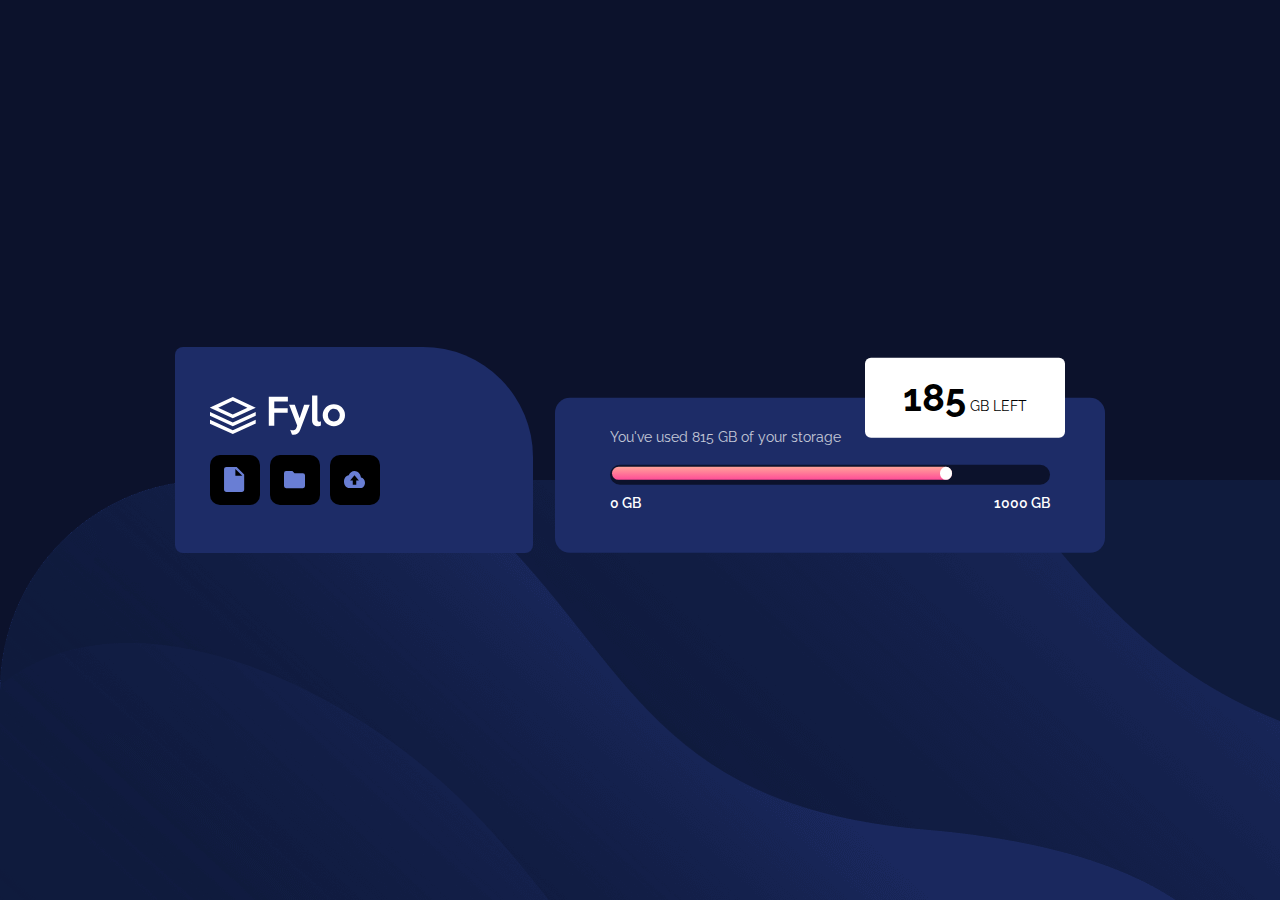
<file: index.html>
<!DOCTYPE html>
<html lang="en">
<head>
    <meta charset="UTF-8">
    <meta name="viewport" content="width=device-width, initial-scale=1.0">
    <title>Fylo</title>
    <link rel="stylesheet" href="style.css">
</head>
<body>
    <dic class="container">
        <div class="item1">
            <div><img src="/images/logo.svg"></div>
            
            <div class="images">
                <div><img src="/images/icon-document.svg"></div>
                <div><img src="/images/icon-folder.svg"></div>
                <div><img src="/images/icon-upload.svg"></div>
            </div>

        </div>
        <div class="item2">
            <div class="lead">You've used 815 GB of your storage</div>
            <div class="limit">
                <div class="color">
                    <div></div>
                </div>
            </div>
            <div class="memory">
                <div>0 GB</div>
                <div>1000 GB</div>
            </div>
            <div class="memoryleft">
                <div><strong>185</strong> GB LEFT</div>
            </div>
        </div>
    </dic>
</body>
</html>
</file>
<file: style.css>
@import url('https://fonts.googleapis.com/css2?family=Raleway:ital,wght@0,100..900;1,100..900&display=swap');

*{
    margin: 0;
    padding: 0;
    box-sizing: border-box;
}

body{
    background-image: url('/images/bg-mobile.png');
    font-size: 14px;
    font-family: "Raleway";
}

.container{
    display: flex;
    flex-direction: column;
    height: 100vh;
    width: 100vw;
    justify-content: center;
    gap: 1.6em;
}

.item1{
    height: 35vh;
    display: flex;
    flex-direction: column;
    align-content: start;
    flex-wrap: wrap;
    gap: 1.2em;
    width: 88%;
    border-radius: 8px 110px 8px 8px;
    justify-content: center;
}

.container > div{
    margin: 0 auto;
    /* height: 32vh; */
    background-color: hsl(228, 56%, 26%);
}

.item1 > div{
    margin-left: 2.5em;
}

.images div{
    border-radius: 10px;
    background-color: black;
    height: 50px;
    width: 50px;
}

.images {   
    display: flex;
    gap :10px;
    align-content: center;
}

.images img{
    width: 21px;
    min-height: 17px;
}

.images div{
    display: flex;
    flex-wrap: wrap;
    justify-content: center;
    align-content: center;
}

.item2{
    height: 25vh;
    width: 88%;
    border-radius: 15px;
    display: flex;
    flex-wrap: wrap;
    justify-content: center;
    align-content: center;
    position: relative;
    flex-direction: column;
}

.limit{
    background: hsl(229, 57%, 11%);
    border-radius: 30px;
    width: 80%;
    height:20px;
    padding: 2px; 
    margin: 0 auto; 
    margin-top: 20px;
}

.color div{
    border-radius: 50%;
    background: white;
    width: 12px;
    height: 100%;
    position: absolute;
    right: 0;
}

.color{
    position: relative;
    border-radius: 30px;
    width: 80%;
    height:80%; 
    background: linear-gradient(hsl(6, 100%, 80%) , hsl(335, 100%, 65%));
}

.lead {
    margin: 0 auto;
    color: white;
    opacity: 75%;
}

.memory{
    display: flex;
    justify-content: space-between;
    color: white;
    font-weight: 600;
    margin: 10px 0;
}

.item2 div:nth-of-type(4){
    position: absolute;
    left: 50%;
    transform: translate(-50%,0); 
    bottom: -40px;
    background: white;
    border-radius: 6px;
    width: 200px;
    height: 80px;
    /* For Inside content */
    display: flex;
    justify-content: center;
    flex-wrap: wrap;
    align-content: center;
}

strong{
    font-weight: 700;
    font-size: 38px;
}


@media (min-width:900px){
    body{
        background-color: hsl(229, 57%, 11%);
        background-image: url('/images/bg-desktop.png');
        background-position: bottom 0 left 0;
        background-repeat: no-repeat;
    }
    .container{
        flex-direction: row;
        justify-content: center;
        align-items: center;
        margin: 0 auto;
    }
    .container > div {
        margin: 0;
    }
    .item1{
        width: 28%;
        height: 35vh;
        max-width: 386px;
        max-height: 206px;
    }
    .item2{
        transform: translate(0,16%);
        width: 45%;
        max-width: 550px;
        max-height: 155px;
    }

    .memoryleft{
        left: auto !important;
        top: 0;
        right: 40px;
        transform: translate(0,-50%) !important;
    }
    .lead{
        margin: 0;
    }
    .color{
        width: 340px;
    }
    
}
</file>
